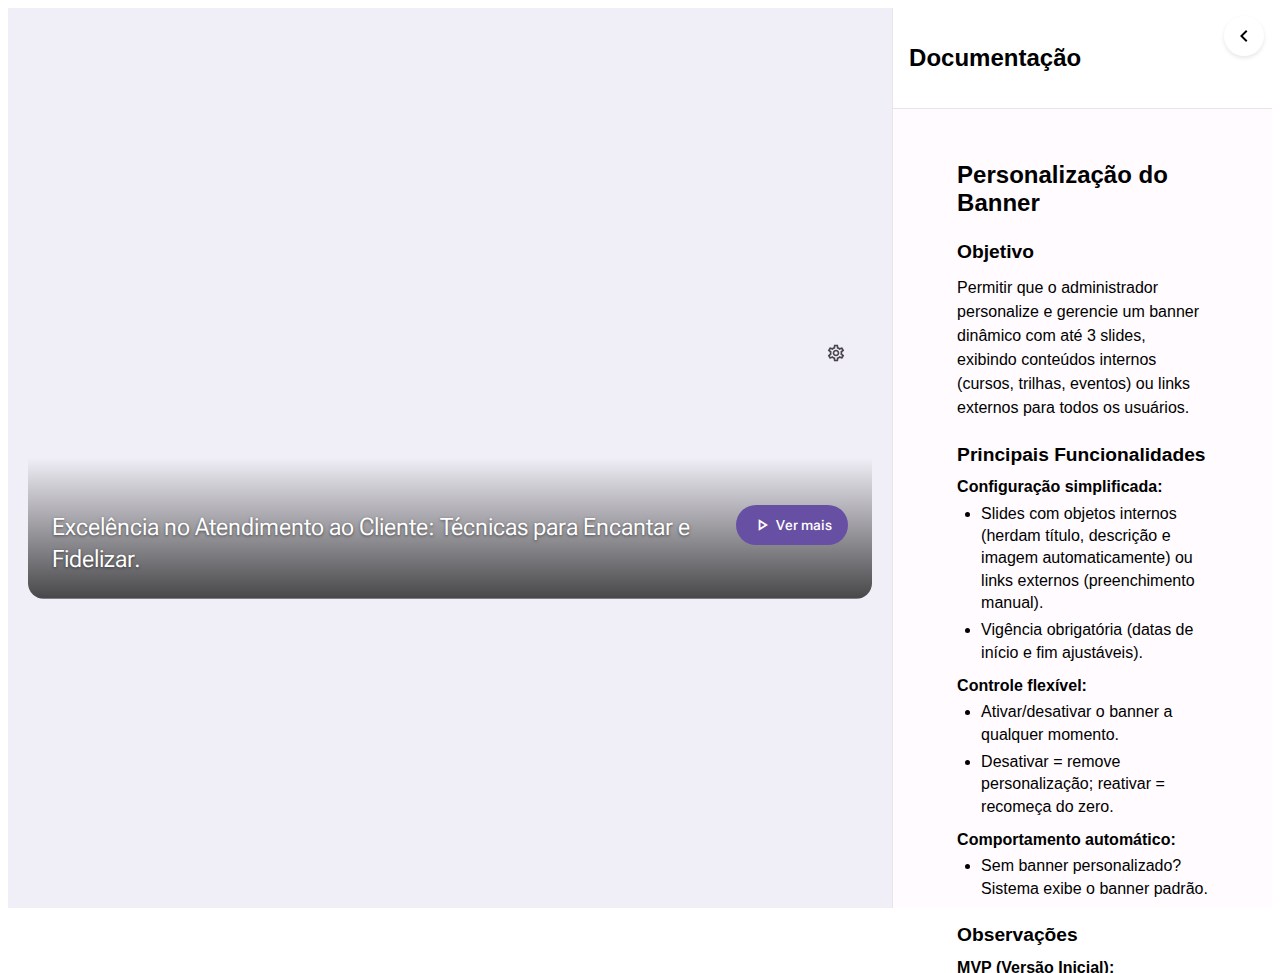
<file: index.html>
<!DOCTYPE html>
<html lang="pt-BR">
<head>
    <meta charset="UTF-8">
    <meta name="viewport" content="width=device-width, initial-scale=1.0">
    <title>Handoff Tool - Banner</title>
    <link rel="stylesheet" href="tool/panel.css">
    <link href="https://fonts.googleapis.com/icon?family=Material+Icons" rel="stylesheet">
    
    <!-- Microsoft Clarity -->
    <script type="text/javascript">
        (function(c,l,a,r,i,t,y){
            c[a]=c[a]||function(){(c[a].q=c[a].q||[]).push(arguments)};
            t=l.createElement(r);t.async=1;t.src="https://www.clarity.ms/tag/"+i;
            y=l.getElementsByTagName(r)[0];y.parentNode.insertBefore(t,y);
        })(window, document, "clarity", "script", "qvhmoabrlg");
    </script>
</head>
<body>
    <div class="container">
        <!-- Protótipo -->
        <iframe src="prototype/index.html" id="prototype-frame"></iframe>
        
        <!-- Painel de Documentação -->
        <div id="docs-panel">
            <div class="panel-header">
                <h2>Documentação</h2>
                <div class="controls" style="display: none;">
                    <select id="section-selector">
                       
                    </select>
                </div>
            </div>
            <div id="rules-container"></div>
        </div>

        <!-- Botão de Toggle (fora do painel) -->
        <button id="toggle-panel" class="toggle-button">
            <span class="material-icons">chevron_left</span>
        </button>
    </div>

    <script src="tool/panel.js"></script>
</body>
</html>
</file>
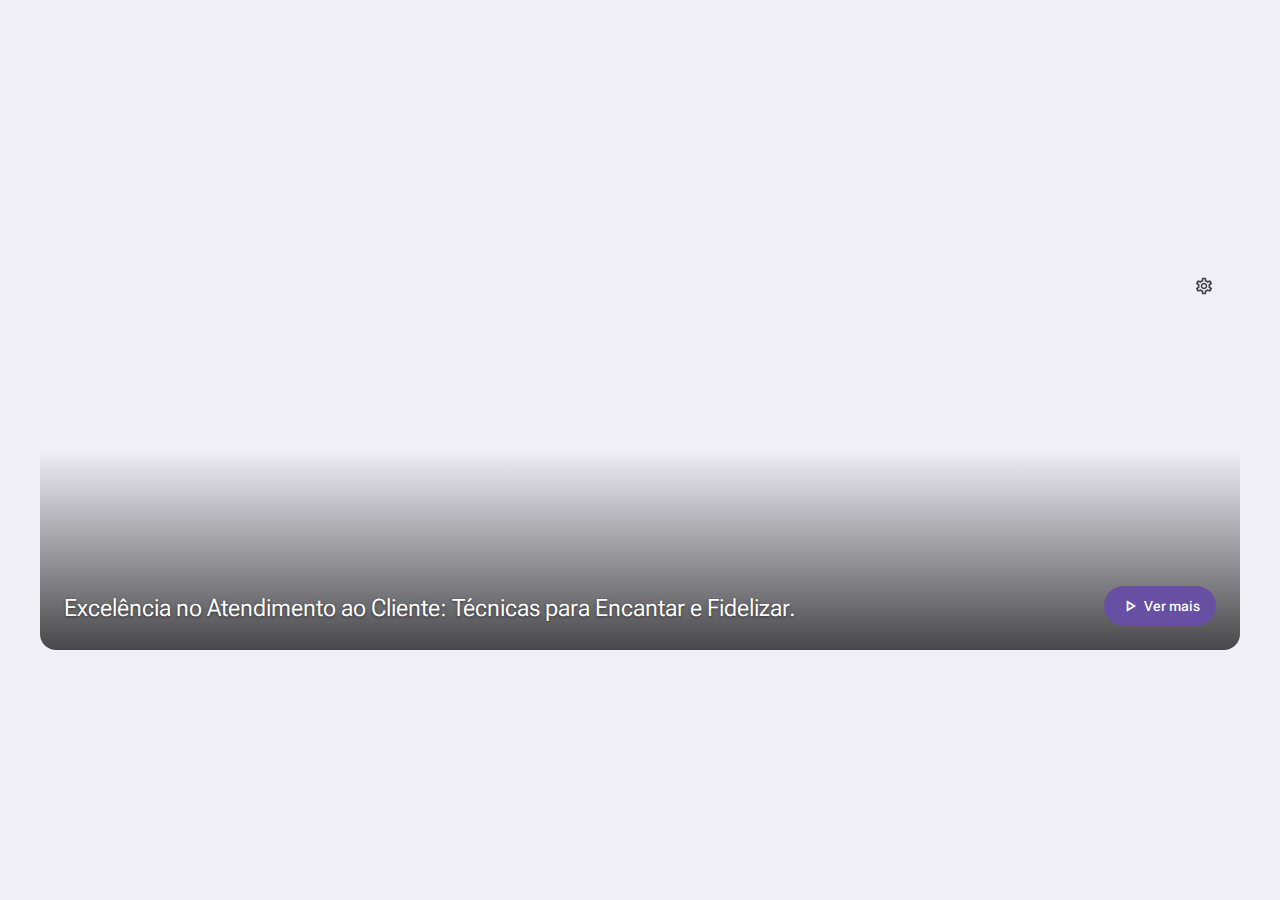
<file: prototype/index.html>
<head>
    <meta charset="UTF-8">
    <meta name="viewport" content="width=device-width, initial-scale=1.0">
    <title>Konquest Banner Prototype</title>
    <link rel="stylesheet" href="style.css">
    <link rel="stylesheet" href="https://fonts.googleapis.com/css2?family=Roboto+Flex:wght@400;500;700&display=swap">
    <link href="https://fonts.googleapis.com/icon?family=Material+Icons+Outlined" rel="stylesheet">

    <!-- Microsoft Clarity -->
    <script type="text/javascript">
        (function(c,l,a,r,i,t,y){
            c[a]=c[a]||function(){(c[a].q=c[a].q||[]).push(arguments)};
            t=l.createElement(r);t.async=1;t.src="https://www.clarity.ms/tag/"+i;
            y=l.getElementsByTagName(r)[0];y.parentNode.insertBefore(t,y);
        })(window, document, "clarity", "script", "qvhmoabrlg"); // <-- Use o MESMO ID de projeto
    </script>
    <!-- O resto do seu <head> -->
</head>
<body>
    <div class="page-container">
        <!-- Banner Principal -->
        <div class="banner-container">
            <div class="banner-content">
                <h2 class="headline-small banner-title">Excelência no Atendimento ao Cliente: Técnicas para Encantar e Fidelizar.</h2>
                <button class="button filled primary banner-action-button">
                    <span class="material-icons-outlined">play_arrow</span>
                    Ver mais
                </button>
            </div>

            <button id="open-config-button" class="button icon-button surface banner-settings-button" aria-label="Configurar banner">
                <span class="material-icons-outlined">settings</span>
            </button>
        </div>
    </div>

    <!-- Diálogo de Configuração -->
    <div id="config-dialog" class="dialog hidden">
        <div class="dialog-content">
            <div class="dialog-text-content">
                <h3 class="dialog-title">Configurações do Banner</h3>
                <!-- Modo Section -->
                <div class="mode-section">
                    <div class="mode-icon-text">
                        <span class="material-icons-outlined icon-auto" id="mode-icon">auto_awesome</span>
                        <div>
                            <p id="mode-label">Modo Automático</p>
                            <p class="text-muted" id="mode-description">Cada usuário recebe conteúdos personalizados via IA.</p>
                        </div>
                    </div>
                    <label class="switch">
                        <input type="checkbox" id="mode-toggle">
                        <span class="slider round"></span>
                    </label>
                </div>
                <!-- Manual Config Section -->
                <div id="manual-config-section" class="hidden">
                    <div class="addsection">
                        <div class="add-item-container">
                            <div class="text-field outlined with-internal-button">
                                <input type="text" id="add-item-input" placeholder="Busque por cursos, trilhas e eventos ou cole um link externo" />
                                <button class="button icon-button internal-action-button hidden" id="add-item-button">
                                    <span class="material-icons-outlined">add</span>
                                </button>
                            </div>
                            <div id="search-results-dropdown" class="search-dropdown hidden">
                                <ul id="search-results-list"></ul>
                            </div>
                            <div id="external-details" class="search-dropdown hidden">
                                <div class="external-details-form">
                                    <div class="text-field outlined">
                                        <input type="text" id="external-title-input" placeholder="Título *" />
                                    </div>
                                    <div class="text-field outlined file-input-container">
                                        <input type="text" readonly placeholder="Imagem (1920x640px .jpg .png .webp) *" class="file-placeholder" onclick="document.getElementById('external-image-input').click()" />
                                        <input type="file" id="external-image-input" accept=".jpg,.jpeg,.png,.webp" class="hidden" />
                                        <button class="button icon-button internal-action-button" onclick="document.getElementById('external-image-input').click()">
                                            <span class="material-icons-outlined">upload</span>
                                        </button>
                                        <div class="image-loader hidden">
                                            <span class="material-icons-outlined rotating">sync</span>
                                        </div>
                                    </div>
                                    <button id="confirm-add-external-button" class="button filled primary disabled" disabled>
                                        Adicionar link externo
                                    </button>
                                </div>
                            </div>
                        </div>
                        <ul id="added-items-list" class="item-list"></ul>
                    </div>
                    <div class="programming-section">
                        <div class="label-programacao">
                            <span class="material-icons-outlined icon-small">calendar_month</span>
                            Programação
                        </div>
                        <div class="date-inputs">
                            <div class="date-field">
                                <label>Ativação *</label>
                                <div class="text-field outlined date-input-wrapper">
                                    <input type="date" id="start-date" />
                                    <span class="material-icons-outlined date-icon">calendar_month</span>
                                </div>
                            </div>
                            <div class="date-field">
                                <label>Desativação *</label>
                                <div class="text-field outlined date-input-wrapper">
                                    <input type="date" id="end-date" />
                                    <span class="material-icons-outlined date-icon">calendar_month</span>
                                </div>
                            </div>
                        </div>
                        <p id="date-error" class="text-error hidden">A data de desativação deve ser posterior à data de ativação</p>
                    </div>
                </div>
                <!-- Auto Mode Actions -->
                <div id="auto-mode-actions">
                    <div class="auto-actions">
                        <button id="close-auto-button" class="button text">Fechar</button>
                    </div>
                </div>
            </div>
            <div class="dialog-actions" id="manual-mode-actions">
                <button id="cancel-button" class="button text">Cancelar</button>
                <button id="publish-button" class="button filled primary disabled" disabled>Publicar</button>
            </div>
        </div>
    </div>

    <!-- Toasts e Diálogos de Confirmação -->
    <div id="toast-container"></div>

    <div id="deactivation-confirm-dialog" class="dialog hidden">
        <div class="dialog-content card">
            <h3 class="headline-small">Confirmar desativação</h3>
            <p class="body-medium">Deseja mesmo desativar o modo manual? Ao confirmar, todas as configurações serão apagadas e o banner retornará ao modo automático.</p>
            <div class="dialog-actions">
                <button id="cancel-deactivation" class="button text">Voltar</button>
                <button id="confirm-deactivation" class="button text primary">Desativar</button>
            </div>
        </div>
    </div>

    <div id="unsaved-confirm-dialog" class="dialog hidden">
        <div class="dialog-content card">
            <h3 class="headline-small">Alterações não salvas</h3>
            <p class="body-medium">Você tem alterações não salvas. Deseja continuar editando ou descartar as mudanças?</p>
            <div class="dialog-actions">
                <button id="discard-changes" class="button text primary">Descartar</button>
                <button id="continue-editing" class="button text">Continuar Editando</button>
            </div>
        </div>
    </div>

    <script src="script.js"></script>
</body>
</html>
</file>
<file: tool/panel.css>
:root {
    --primary-color: #6750A4;
    --surface-color: #FFFFFF;
    --border-color: #E9E4EC;
}

.container {
    display: flex;
    height: 100vh;
    font-family: 'Roboto', sans-serif;
}

#prototype-frame {
    width: 70%;
    height: 100%;
    border: none;
    transition: width 0.3s;
}

#docs-panel {
    width: 30%;
    background: #FFFBFE;
    border-left: 1px solid var(--border-color);
    display: flex;
    flex-direction: column;
    transition: width 0.3s;
  
}

#docs-panel.collapsed {
    width: 0;
    overflow: hidden;
}

.panel-header {
    padding: 16px;
    border-bottom: 1px solid var(--border-color);
    position: sticky;
    top: 0;
    background: var(--surface-color);
    z-index: 10;
}

.controls {
    display: flex;
    gap: 8px;
    margin-top: 12px;
}

#section-selector {
    flex-grow: 1;
    padding: 8px 12px;
    border: 1px solid var(--border-color);
    border-radius: 4px;
}

#toggle-panel {
    background: transparent;
    border: none;
    cursor: pointer;
}

.rule {
    padding: 16px;
    margin: 32px;
    border-radius: 8px;
    box-shadow: 0 1px 2px rgba(0,0,0,0.1);
    transition: all 0.3s ease;
    background: #FFFFFF;
}

.rule.highlighted {
    background: #F3E5F5;
    border-left: 4px solid var(--primary-color);
    transform: translateX(4px);
}

.rule h3 {
    color: var(--primary-color);
    margin-bottom: 8px;
}

.empty-state {
    padding: 16px;
    text-align: center;
    color: #666;
}

.acceptance, .technical-notes, .flow {
    margin-top: 12px;
}

.acceptance ul, .flow ol {
    margin-left: 20px;
    margin-top: 8px;
}

h4 {
    color: var(--primary-color);
    margin-bottom: 8px;
}

.cards-container {
    display: flex;
    flex-direction: column;
    gap: 1rem;
    padding: 1rem;
}

.rule-card {
    background: white;
    border-radius: 8px;
    padding: 1rem;
    box-shadow: 0 2px 4px rgba(0, 0, 0, 0.1);
    cursor: pointer;
    transition: all 0.3s ease;
}

.rule-card:hover {
    transform: translateY(-2px);
    box-shadow: 0 4px 8px rgba(0, 0, 0, 0.15);
}

.rule-card.highlighted {
    border: 2px solid #7C4DFF;
    background-color: #F5F5F5;
}

.rule-card h3 {
    margin: 0 0 0.5rem 0;
    color: #333;
    font-size: 1.2rem;
}

.rule-card p {
    margin: 0 0 1rem 0;
    color: #666;
    font-size: 0.9rem;
}

.rules-container {
    margin-top: 1rem;
}

.rule {
    background: #F8F9FA;
    border-radius: 6px;
    padding: 1rem;
    margin-bottom: 0.5rem;
}

.rule h4 {
    margin: 0 0 0.5rem 0;
    color: #444;
    font-size: 1rem;
}

.rule p {
    margin: 0 0 0.5rem 0;
    color: #666;
    font-size: 0.9rem;
}

.rule ul {
    margin: 0;
    padding-left: 1.5rem;
    color: #666;
    font-size: 0.9rem;
}

.rule li {
    margin-bottom: 0.25rem;
}

/* Estilo para elementos destacados no iframe */
.highlighted {
    border: 2px solid #7C4DFF !important;
    box-shadow: 0 0 0 2px rgba(124, 77, 255, 0.2) !important;
    transition: all 0.3s ease !important;
}

/* Ajustes para o container principal */
#documentation-panel {
    background: #F5F5F5;
    border-left: 1px solid #E0E0E0;
    overflow-y: auto;
    height: 100vh;
}

/* Responsividade */
@media (max-width: 768px) {
    .rule-card {
        padding: 0.75rem;
    }
    
    .rule-card h3 {
        font-size: 1.1rem;
    }
    
    .rule-card p {
        font-size: 0.85rem;
    }
}

.initial-content {
    padding: 32px 64px;
    color: var(--md-sys-color-on-surface);
}

.initial-content h2 {
    font-size: 1.5rem;
    margin-bottom: 1.5rem;
    color: var(--md-sys-color-primary);
}

.initial-content .section {
    margin-bottom: 1.5rem;
}

.initial-content h3 {
    font-size: 1.2rem;
    margin-bottom: 0.8rem;
    color: var(--md-sys-color-on-surface-variant);
}

.initial-content h4 {
    font-size: 1rem;
    margin: 0.8rem 0 0.4rem;
    color: var(--md-sys-color-on-surface);
}

.initial-content p {
    margin: 0.5rem 0;
    line-height: 1.5;
}

.initial-content .feature-group {
    margin: 0.8rem 0;
}

.initial-content ul {
    margin: 0.4rem 0;
    padding-left: 1.5rem;
}

.initial-content li {
    margin: 0.3rem 0;
    line-height: 1.4;
}

.initial-content .final-note {
    margin-top: 1.5rem;
    font-weight: 500;
    color: var(--md-sys-color-primary);
}

/* Ajustes para evitar scroll vertical */
.initial-content {
    max-height: calc(100vh - 100px);
    overflow-y: auto;
    scrollbar-width: thin;
    scrollbar-color: var(--md-sys-color-outline) transparent;
}

.initial-content::-webkit-scrollbar {
    width: 6px;
}

.initial-content::-webkit-scrollbar-track {
    background: transparent;
}

.initial-content::-webkit-scrollbar-thumb {
    background-color: var(--md-sys-color-outline);
    border-radius: 3px;
}

.toggle-button {
    position: fixed;
    right: 16px;
    top: 16px;
    background: var(--md-sys-color-surface);
    border: none;
    border-radius: 50%;
    width: 40px;
    height: 40px;
    cursor: pointer;
    display: flex;
    align-items: center;
    justify-content: center;
    box-shadow: 0 2px 4px rgba(0, 0, 0, 0.1);
    z-index: 1000;
}

.toggle-button:hover {
    background: var(--md-sys-color-surface-variant);
}

.toggle-button .material-icons {
    color: var(--md-sys-color-on-surface);
    transition: transform 0.3s ease;
}

#docs-panel.collapsed + .toggle-button .material-icons {
    transform: rotate(180deg);
}
</file>
<file: prototype/style.css>
/* ======================================================= */
/* VARIÁVEIS E ESTILOS BASE                                */
/* ======================================================= */
:root {
    /* Cores */
    --md-sys-color-primary: #6750A4;
    --md-sys-color-on-primary: #FFFFFF;
    --md-sys-color-primary-container: #EADDFF;
    --md-sys-color-on-primary-container: #21005D;
    --md-sys-color-secondary: #625B71;
    --md-sys-color-on-secondary: #FFFFFF;
    --md-sys-color-secondary-container: #E8DEF8;
    --md-sys-color-on-secondary-container: #1D192B;
    --md-sys-color-tertiary: #7D5260;
    --md-sys-color-on-tertiary: #FFFFFF;
    --md-sys-color-tertiary-container: #FFD8E4;
    --md-sys-color-on-tertiary-container: #31111D;
    --md-sys-color-error: #B3261E;
    --md-sys-color-on-error: #FFFFFF;
    --md-sys-color-error-container: #F9DEDC;
    --md-sys-color-on-error-container: #410E0B;
    --md-sys-color-background: #FFFBFE;
    --md-sys-color-on-background: #1C1B1F;
    --md-sys-color-surface: #FFFBFE;
    --md-sys-color-on-surface: #1C1B1F;
    --md-sys-color-surface-variant: #F5F5F5;
    --md-sys-color-on-surface-variant: #49454F;
    --md-sys-color-outline: #79747E;
    --md-sys-color-shadow: #000000;
    --md-sys-color-inverse-surface: #313033;
    --md-sys-color-inverse-on-surface: #F4EFF4;
    --md-sys-color-inverse-primary: #D0BCFF;
    --md-sys-color-border: #E9E4EC;
    
    /* Nova cor para snackbar */
    --md-sys-color-snackbar: #322F35;
    
    /* RGB values para sombras */
    --md-sys-color-shadow-rgb: 0, 0, 0;
    
    /* Tipografia - Fonte base */
    --md-sys-font-family: 'Roboto Flex', sans-serif;
    
    /* Tipografia - Variantes */
    --md-sys-typescale-headline-small-font: var(--md-sys-font-family);
    --md-sys-typescale-headline-small-weight: 400;
    --md-sys-typescale-headline-small-size: 24px;
    --md-sys-typescale-headline-small-line-height: 32px;
    
    --md-sys-typescale-label-large-font: var(--md-sys-font-family);
    --md-sys-typescale-label-large-weight: 500;
    --md-sys-typescale-label-large-size: 14px;
    --md-sys-typescale-label-large-line-height: 20px;
    
    --md-sys-typescale-body-large-font: var(--md-sys-font-family);
    --md-sys-typescale-body-large-weight: 400;
    --md-sys-typescale-body-large-size: 16px;
    --md-sys-typescale-body-large-line-height: 24px;
    
    --md-sys-typescale-body-medium-font: var(--md-sys-font-family);
    --md-sys-typescale-body-medium-weight: 400;
    --md-sys-typescale-body-medium-size: 14px;
    --md-sys-typescale-body-medium-line-height: 20px;
    
    --md-sys-typescale-body-small-font: var(--md-sys-font-family);
    --md-sys-typescale-body-small-weight: 400;
    --md-sys-typescale-body-small-size: 12px;
    --md-sys-typescale-body-small-line-height: 16px;
}

/* Reset e Utilitários */
* {
    box-sizing: border-box;
    margin: 0;
    padding: 0;
    font-family: var(--md-sys-font-family);
}

/* Definição de fonte base para todo o documento */
body {
    background-color: #f0eef6;
    min-height: 100vh;
    display: flex;
    justify-content: center;
    align-items: center;
    padding: 20px;
}

/* Garantir que inputs e botões herdem a fonte */
input, 
button, 
textarea, 
select {
    font-family: var(--md-sys-font-family);
}

/* Garantir que todos os textos usem a fonte correta */
.text-muted,
.text-error,
.body-small,
.body-medium,
.body-large,
.label-large,
.headline-small,
.list-item-title,
.file-placeholder,
.toast,
.dialog-content p,
.banner-title {
    font-family: var(--md-sys-font-family);
}

.hidden {
    display: none !important;
}

.text-muted {
    color: var(--md-sys-color-on-surface-variant);
}

.text-error {
    color: var(--md-sys-color-error);
}

.icon-primary {
    color: var(--md-sys-color-primary);
}

.icon-small {
    font-size: 1.1rem;
    vertical-align: middle;
    margin-right: 4px;
}

.small-margin-top {
    margin-top: 16px;
}

/* ======================================================= */
/* COMPONENTES                                             */
/* ======================================================= */

/* Card */
.card {
    background-color: var(--md-sys-color-surface);
    border-radius: 12px;
    padding: 24px;
    box-shadow: 0 1px 2px rgba(var(--md-sys-color-shadow), 0.3),
                0 1px 3px 1px rgba(var(--md-sys-color-shadow), 0.15);
}

/* Switch */
.switch {
    position: relative;
    display: inline-block;
    width: 52px;
    height: 32px;
    flex-shrink: 0;
}

.switch input {
    opacity: 0;
    width: 0;
    height: 0;
}

.slider {
    position: absolute;
    cursor: pointer;
    top: 0;
    left: 0;
    right: 0;
    bottom: 0;
    background-color: var(--md-sys-color-surface-variant);
    border: 2px solid var(--md-sys-color-outline);
    transition: .4s;
}

.slider:before {
    position: absolute;
    content: "";
    height: 16px;
    width: 16px;
    left: 6px;
    bottom: 6px;
    background-color: var(--md-sys-color-outline);
    transition: .4s;
}

input:checked + .slider {
    background-color: var(--md-sys-color-primary);
    border-color: var(--md-sys-color-primary);
}

input:focus-visible + .slider {
    outline: 2px solid var(--md-sys-color-primary);
    outline-offset: 2px;
}

input:checked + .slider:before {
    transform: translateX(20px);
    background-color: var(--md-sys-color-on-primary);
    height: 24px;
    width: 24px;
    left: 2px;
    bottom: 2px;
}

.slider.round {
    border-radius: 34px;
}

.slider.round:before {
    border-radius: 50%;
}

/* Text Field */
.text-field {
    position: relative;
    background-color: transparent;
}

.text-field.outlined input[type="text"],
.text-field.outlined input[type="date"],
.text-field.outlined .file-placeholder {
    border: 1px solid var(--md-sys-color-outline);
    border-radius: 4px;
    padding: 16px;
    font-size: var(--md-sys-typescale-body-large-size);
    line-height: var(--md-sys-typescale-body-large-line-height);
    width: 100%;
    background: transparent;
    color: var(--md-sys-color-on-surface);
    box-sizing: border-box;
}

.text-field.outlined input[type="text"]::placeholder {
    color: var(--md-sys-color-on-surface-variant);
    opacity: 1;
}

.text-field.outlined input[type="text"]:focus,
.text-field.outlined input[type="date"]:focus,
.text-field.outlined.file-input-container:focus-within,
.text-field.outlined.date-input-wrapper:focus-within {
    outline: none;
    border-color: var(--md-sys-color-primary);
    border-width: 2px;
}

.text-field.outlined input[type="text"]:focus,
.text-field.outlined input[type="date"]:focus {
    padding: 15px;
}

.text-field.with-internal-button {
    position: relative;
    flex-grow: 1;
}

.text-field.with-internal-button input[type="text"] {
    padding-right: 56px;
}

.text-field.with-internal-button input[type="text"]:focus {
    padding-right: 55px;
}

/* File Input */
.file-input-container {
    position: relative;
}

.file-input-container input[type="text"].file-placeholder {
    cursor: pointer;
    background-color: transparent;
    padding-right: 56px;
}

.file-input-container input[type="text"].file-placeholder:focus {
    padding-right: 55px;
}

.file-input-container input[type="file"] {
    display: none;
}

.file-input-container .button.internal-action-button {
    position: absolute;
    top: 50%;
    right: 8px;
    transform: translateY(-50%);
    z-index: 2;
    background-color: transparent;
    color: var(--md-sys-color-primary);
}

.file-input-container .button.internal-action-button:hover {
    background-color: rgba(var(--md-sys-color-primary-rgb), 0.08);
}

.file-input-container .image-loader {
    position: absolute;
    top: 50%;
    right: 8px;
    transform: translateY(-50%);
    z-index: 2;
    display: none;
}

.file-input-container .image-loader .material-icons-outlined {
    color: var(--md-sys-color-primary);
}

@keyframes rotate {
    from { transform: rotate(0deg); }
    to { transform: rotate(360deg); }
}

.rotating {
    animation: rotate 1s linear infinite;
}

/* Ajuste do botão quando o loader está visível */
.file-input-container.loading .button.internal-action-button {
    display: none;
}

.file-input-container.loading .image-loader {
    display: block;
}

/* Date Input */
.date-input-wrapper {
    position: relative;
    display: flex;
    align-items: center;
}

.date-input-wrapper input[type="date"] {
    padding-right: 40px;
    appearance: none;
    -webkit-appearance: none;
    color-scheme: light;
    min-height: 56px;
    cursor: pointer;
    position: relative;
    z-index: 1;
}

.date-input-wrapper input[type="date"]::-webkit-calendar-picker-indicator {
    position: absolute;
    top: 0;
    right: 0;
    bottom: 0;
    left: 0;
    width: auto;
    height: auto;
    color: transparent;
    background: transparent;
    cursor: pointer;
    z-index: 2;
}

input[type="date"]:invalid {
    color: var(--md-sys-color-on-surface-variant);
}

input[type="date"] {
    color: var(--md-sys-color-on-surface);
}

.date-icon {
    position: absolute;
    right: 12px;
    color: var(--md-sys-color-on-surface-variant);
    pointer-events: none;
    z-index: 0;
}

.date-input-wrapper:focus-within input[type="date"] {
    padding: 15px;
    padding-right: 39px;
    outline: none;
    border-color: var(--md-sys-color-primary);
    border-width: 2px;
}

.date-input-wrapper:focus-within .date-icon {
    right: 11px;
    color: var(--md-sys-color-primary);
}

.date-input-wrapper:hover .date-icon {
    color: var(--md-sys-color-on-surface);
}

.date-field {
    flex: 1;
}

.date-field label {
    display: block;
    margin-bottom: 4px;
    color: var(--md-sys-color-on-surface-variant);
    font-family: var(--md-sys-typescale-body-small-font);
    font-size: var(--md-sys-typescale-body-small-size);
    line-height: var(--md-sys-typescale-body-small-line-height);
}

/* Button */
.button {
    font-weight: var(--md-sys-typescale-label-large-weight);
    font-size: var(--md-sys-typescale-label-large-size);
    padding: 10px 24px;
    border-radius: 100px;
    border: none;
    cursor: pointer;
    transition: background-color 0.2s ease, box-shadow 0.2s ease, border-color 0.2s ease;
    display: inline-flex;
    align-items: center;
    justify-content: center;
    gap: 8px;
    min-height: 40px;
    text-transform: none;
    vertical-align: middle;
}

.button:disabled {
    background-color: rgba(var(--md-sys-color-on-surface-rgb, 28, 27, 31), 0.12);
    color: rgba(var(--md-sys-color-on-surface-rgb, 28, 27, 31), 0.38);
    cursor: not-allowed;
    box-shadow: none;
    border: none;
}

/* Button Variants */
.button.filled.primary {
    background-color: var(--md-sys-color-primary);
    color: var(--md-sys-color-on-primary);
}

.button.filled.primary:not(:disabled):hover {
    box-shadow: var(--md-ref-elevation-1);
}

.button.filled.tonal {
    background-color: var(--md-sys-color-secondary-container);
    color: var(--md-sys-color-on-secondary-container);
}

.button.filled.tonal:not(:disabled):hover {
    box-shadow: var(--md-ref-elevation-1);
    background-color: color-mix(in srgb, var(--md-sys-color-secondary-container) 92%, black);
}

.button.text {
    background-color: transparent;
    color: var(--md-sys-color-primary);
    padding: 10px 12px;
}

.button.text:not(:disabled):hover {
    background-color: rgba(var(--md-sys-color-primary-rgb), 0.08);
}

.button.text.primary {
    color: var(--md-sys-color-primary);
}

/* Icon Button */
.button.icon-button {
    padding: 8px;
    min-width: 40px;
    width: 40px;
    height: 40px;
    border-radius: 50%;
}

.button.icon-button .material-icons-outlined {
    font-size: 20px;
    margin: 0;
}

.button.icon-button.danger {
    background-color: transparent;
    color: var(--md-sys-color-error);
}

.button.icon-button.danger:hover {
    background-color: rgba(var(--md-sys-color-error-rgb), 0.08);
}

.button.icon-button.surface {
    background-color: rgba(var(--md-sys-color-surface-rgb), 0.9);
    color: var(--md-sys-color-on-surface-variant);
}

.button.icon-button.surface:hover {
    background-color: var(--md-sys-color-surface);
}

.button.icon-button.primary:not(.internal-action-button) {
    background-color: var(--md-sys-color-primary);
    color: var(--md-sys-color-on-primary);
}

.button.icon-button.primary:not(.internal-action-button):not(:disabled):hover {
    box-shadow: var(--md-ref-elevation-1);
}

/* Internal Action Button */
.button.internal-action-button {
    position: absolute;
    top: 50%;
    right: 8px;
    transform: translateY(-50%);
    z-index: 2;
    background-color: transparent;
    color: var(--md-sys-color-primary);
    box-shadow: none;
}

.button.internal-action-button:hover:not(:disabled) {
    background-color: rgba(var(--md-sys-color-primary-rgb), 0.08);
    box-shadow: none;
}

.button.internal-action-button:focus-visible:not(:disabled) {
    background-color: rgba(var(--md-sys-color-primary-rgb), 0.12);
    outline: none;
}

.button.internal-action-button:active:not(:disabled) {
    background-color: rgba(var(--md-sys-color-primary-rgb), 0.12);
    box-shadow: none;
}

/* List Items */
.item-list {
    background-color: var(--md-sys-color-surface-variant);
    border-radius: 8px;
    list-style: none;
    padding: 16px 16px 8px 16px;
    margin-top: 16px;
    display: none; /* Esconde por padrão */
}

.item-list:not(:empty) {
    display: block; /* Mostra apenas quando tiver conteúdo */
}

.item-list[style*="display: block"] {
    display: block !important;
}

.list-item {
    background-color: var(--md-sys-color-surface);
    border-radius: 4px;
    padding: 7px 8px 7px 16px;
    margin-bottom: 8px;
    display: flex;
    align-items: center;
    justify-content: space-between;
    gap: 12px;
    min-height: 56px;
    box-shadow: 0 1px 3px rgba(0, 0, 0, 0.12), 0 1px 2px rgba(0, 0, 0, 0.24);
    position: relative;
    transition: opacity 0.2s ease;
}

.list-item-content {
    display: flex;
    align-items: center;
    gap: 16px;
    flex-grow: 1;
    overflow: hidden;
    min-width: 0;
}

.list-item-content .material-icons-outlined {
    color: var(--md-sys-color-on-surface-variant);
    flex-shrink: 0;
    font-size: 20px;
}

.list-item-title {
    white-space: nowrap;
    overflow: hidden;
    text-overflow: ellipsis;
    color: var(--md-sys-color-on-surface);
    flex-grow: 1;
    min-width: 0;
}

/* Drag and Drop */
.list-item[draggable="true"] {
    cursor: grab;
}

.list-item[draggable="true"]:active {
    cursor: grabbing;
}

.list-item.dragging {
    opacity: 0.5;
    background-color: var(--md-sys-color-primary-container);
}

.list-item.drag-over-target::before {
    content: '';
    position: absolute;
    top: -4px;
    left: 0;
    right: 0;
    height: 4px;
    background-color: var(--md-sys-color-primary);
    border-radius: 2px;
}

/* List Item Actions */
.list-item-actions {
    display: flex;
    align-items: center;
    gap: 4px;
}

.drag-handle {
    width: 40px;
    height: 40px;
    flex-shrink: 0;
    display: flex;
    align-items: center;
    justify-content: center;
    cursor: grab;
    color: var(--md-sys-color-on-surface-variant);
}

.remove-item-button {
    opacity: 0;
    background: transparent;
    border: none;
    cursor: pointer;
    padding: 8px;
    color: var(--md-sys-color-error);
    display: flex;
    align-items: center;
    justify-content: center;
    width: 40px;
    height: 40px;
    border-radius: 20px;
    transition: opacity 0.2s ease, background-color 0.2s ease;
}

.list-item:hover .remove-item-button {
    opacity: 1;
}

.remove-item-button:hover {
    background-color: rgba(var(--md-sys-color-error-rgb), 0.08);
}

/* External Item */
.list-item.external-item {
    border-left: none;
}

/* Programming Section */
.programming-section {
    padding: 16px 16px 8px 16px;
    border: 1px solid var(--md-sys-color-border);
    border-radius: 8px;
    margin-top: 16px;
}

.label-programacao {
    margin-bottom: 16px;
    display: flex;
    align-items: center;
    color: var(--md-sys-color-on-surface);
}

.label-programacao .icon-small {
    color: var(--md-sys-color-on-surface-variant);
}

.date-inputs {
    display: flex;
    gap: 16px;
    margin-bottom: 8px;
}

.date-field {
    flex: 1;
}

.date-field label {
    display: block;
    margin-bottom: 4px;
    color: var(--md-sys-color-on-surface-variant);
    font-family: var(--md-sys-typescale-body-small-font);
}

/* Action Buttons */
.action-buttons {
    display: flex;
    justify-content: flex-end;
    gap: 8px;
    margin-top: 24px;
}

/* Toast */
#toast-container {
    position: fixed;
    bottom: 20px;
    left: 50%;
    transform: translateX(-50%);
    z-index: 2000;
    display: flex;
    flex-direction: column;
    align-items: center;
    gap: 10px;
}

.toast {
    background-color: var(--md-sys-color-snackbar);
    color: #FFFFFF;
    padding: 14px 16px;
    border-radius: 4px;
    box-shadow: 0 1px 2px rgba(var(--md-sys-color-shadow-rgb), 0.3),
                0 2px 6px 2px rgba(var(--md-sys-color-shadow-rgb), 0.15);
    font-family: var(--md-sys-typescale-body-medium-font);
    opacity: 0;
    transition: opacity 0.3s ease-in-out, transform 0.3s ease-in-out;
    display: flex;
    align-items: center;
    justify-content: space-between;
    min-width: 288px;
    max-width: 500px;
    transform: translateY(20px);
}

.toast.show {
    opacity: 1;
    transform: translateY(0);
}

.toast.success {
    background-color: var(--md-sys-color-snackbar);
    color: #FFFFFF;
}

.toast.error {
    background-color: var(--md-sys-color-snackbar);
    color: #FFFFFF;
}

/* Dialog */
.dialog {
    position: fixed;
    inset: 0;
    background-color: rgba(0, 0, 0, 0.32);
    display: flex;
    justify-content: center;
    align-items: center;
    z-index: 1001;
    padding: 20px;
    opacity: 0;
    visibility: hidden;
    transition: opacity 0.3s ease, visibility 0s linear 0.3s;
}

.dialog:not(.hidden) {
    opacity: 1;
    visibility: visible;
    transition: opacity 0.3s ease, visibility 0s linear 0s;
}

.dialog-content {
    background-color: var(--md-sys-color-surface);
    border-radius: 16px;
    width: 100%;
    max-width: 560px;
    position: relative;
    transform: scale(0.95);
    transition: transform 0.3s cubic-bezier(0.4, 0, 0.2, 1);
    overflow: visible;
}

.dialog:not(.hidden) .dialog-content {
    transform: scale(1);
}

.dialog-text-content {
    padding: 24px 24px 0 24px;
    max-height: calc(90vh - 80px);
    position: relative;
}

.dialog-actions,
.auto-actions {
    display: flex;
    justify-content: flex-end;
    gap: 8px;
    padding: 24px;
    background-color: var(--md-sys-color-surface);
    border-radius: 0 0 16px 16px;
    position: relative;
    z-index: 1;
}

.auto-actions {
    margin-top: auto;
}

/* Confirmation Dialogs */
#deactivation-confirm-dialog,
#unsaved-confirm-dialog {
    z-index: 1005;
}

.dialog-content h3 {
    margin-bottom: 16px;
}

.dialog-content p {
    margin-bottom: 24px;
    color: var(--md-sys-color-on-surface-variant);
    font-family: var(--md-sys-typescale-body-medium-font);
}

/* External Details */
.external-details-container {
    display: none;
}

/* ======================================================= */
/* LAYOUT E PÁGINA                                         */
/* ======================================================= */
.page-container {
    width: 100%;
    max-width: 1200px;
    display: flex;
    justify-content: center;
}

/* Banner */
.banner-container {
    position: relative;
    width: 100%;
    aspect-ratio: 3 / 1;
    background-image: linear-gradient(rgba(0,0,0,0.0) 50%, rgba(0,0,0,0.7)),
                      url('https://images.pexels.com/photos/1595385/pexels-photo-1595385.jpeg?auto=compress&cs=tinysrgb&w=1260&h=750&dpr=1');
    background-size: cover;
    background-position: center;
    border-radius: 16px;
    overflow: hidden;
    display: flex;
    flex-direction: column;
    justify-content: flex-end;
    padding: 24px;
    box-shadow: 0 1px 2px rgba(var(--md-sys-color-shadow), 0.3),
                0 1px 3px 1px rgba(var(--md-sys-color-shadow), 0.15);
}

.banner-content {
    display: flex;
    justify-content: space-between;
    align-items: baseline;
    width: 100%;
    gap: 16px;
    color: var(--md-sys-color-on-primary);
}

.banner-title {
    margin-bottom: 0;
    flex-shrink: 1;
    color: inherit;
    font-weight: var(--md-sys-typescale-headline-small-weight);
    font-size: var(--md-sys-typescale-headline-small-size);
    line-height: var(--md-sys-typescale-headline-small-line-height);
    text-shadow: 0px 1px 3px rgba(0,0,0,0.5);
}

.banner-action-button {
    flex-shrink: 0;
    gap: 4px;
    padding: 10px 16px;
}

.banner-action-button .material-icons-outlined {
    font-size: 20px;
}

.banner-settings-button {
    position: absolute;
    top: 16px;
    right: 16px;
    z-index: 10;
    backdrop-filter: blur(3px);
}

/* Dialog Content */
.dialog-content {
    max-width: 560px;
}

.dialog-title {
    margin-bottom: 16px;
    padding-right: 48px;
    color: var(--md-sys-color-on-surface);
}

/* Mode Section */
.mode-section {
    display: flex;
    justify-content: space-between;
    align-items: center;
    margin-bottom: 16px;
    padding: 16px;
    border: 1px solid var(--md-sys-color-border);
    border-radius: 8px;
}

.mode-icon-text {
    display: flex;
    align-items: center;
    gap: 16px;
}

.mode-icon-text .material-icons-outlined {
    font-size: 28px;
    color: var(--md-sys-color-primary);
}

.mode-icon-text p {
    margin: 0;
}

/* Auto Actions */
.auto-actions .action-buttons {
    justify-content: flex-end;
    margin-top: 16px;
    padding-top: 0;
}

/* Add Section */
.addsection {
    position: relative;
    padding: 16px 16px 16px 16px;
    margin-bottom: 16px;
    border: 1px solid var(--md-sys-color-border);
    border-radius: 8px;
    overflow: visible;
}

/* Ajuste o container do input para garantir posicionamento correto */
.add-item-container {
    position: relative;
    width: 100%;
    z-index: 2;
}

/* Substitua o estilo atual do search-dropdown por este: */
.search-dropdown {
    position: absolute;
    top: 100%;
    left: 0;
    right: 0;
    background-color: var(--md-sys-color-surface);
    border-radius: 0 0 16px 16px;
    box-shadow: 0 4px 8px 3px rgba(var(--md-sys-color-shadow-rgb), 0.15),
                0 1px 3px rgba(var(--md-sys-color-shadow-rgb), 0.3);
    max-height: 224px; /* Altura de 4 itens (56px cada) */
    overflow-y: auto;
    z-index: 10000;
}

.search-dropdown ul {
    list-style: none;
    padding: 0;
    margin: 0;
}

.search-dropdown li {
    display: flex;
    align-items: center;
    gap: 16px;
    padding: 12px 16px;
    cursor: pointer;
    font-size: var(--md-sys-typescale-body-large-size);
    color: var(--md-sys-color-on-surface);
    transition: background-color 0.2s ease;
    border-bottom: 1px solid rgba(var(--md-sys-color-outline-rgb), 0.1);
    height: 56px;
    box-sizing: border-box;
}

.search-dropdown li:last-child {
    border-bottom: none;
}

.search-dropdown li:hover {
    background-color: #F5F5F5;
}

.search-dropdown li .material-icons-outlined {
    color: var(--md-sys-color-on-surface-variant);
    font-size: 20px;
}

/* Ajuste o container do diálogo para garantir que o dropdown fique visível */
.dialog-content {
    position: relative;
    overflow: visible;
}

/* Ajuste o container do modo manual para garantir que o dropdown fique visível */
.manual-config {
    position: relative;
    overflow: visible;
    z-index: 2;
}

/* Elevation */
.elevation-2 {
    box-shadow: 0 1px 2px rgba(var(--md-sys-color-shadow), 0.3),
                0 2px 6px 2px rgba(var(--md-sys-color-shadow), 0.15);
}

/* External Details Form no Dropdown */
.external-details-form {
    padding: 16px;
    background-color: var(--md-sys-color-surface);
    position: relative;
    z-index: 10000;
}

.external-details-form .text-field:not(:first-child) {
    margin-top: 16px;
}

.external-details-form .button.filled.primary {
    width: 100%;
    margin-top: 16px;
}

.button.primary:disabled,
.button.primary.disabled {
    background-color: rgba(29, 27, 32, 0.12); /* #1D1B20 com 12% de opacidade */
    color: rgba(29, 27, 32, 0.38); /* #1D1B20 com 38% de opacidade */
    cursor: not-allowed;
    box-shadow: none;
}

.button.primary:disabled:hover,
.button.primary.disabled:hover {
    background-color: rgba(29, 27, 32, 0.12); /* mantém a mesma cor no hover */
    box-shadow: none;
    transform: none;
}

/* Date Input - Ajuste da sombra do calendário */
.date-input-wrapper input[type="date"]::-webkit-calendar-picker-indicator {
    position: absolute;
    top: 0;
    right: 0;
    bottom: 0;
    left: 0;
    width: auto;
    height: auto;
    color: transparent;
    background: transparent;
    cursor: pointer;
    z-index: 2;
}

/* Sombra nível 3 para o calendário */
input[type="date"]::-webkit-calendar-picker {
    box-shadow: 0 4px 8px 3px rgba(var(--md-sys-color-shadow-rgb), 0.15),
                0 1px 3px rgba(var(--md-sys-color-shadow-rgb), 0.3);
}

.text-field.outlined input[type="text"]:disabled {
    opacity: 0.25;
    cursor: not-allowed;
    background-color: transparent;
}

.text-field.outlined.disabled {
    opacity: 0.25;
    pointer-events: none;
}

.text-field.outlined.disabled input[type="text"] {
    cursor: not-allowed;
}

/* Ajuste do botão interno quando o input está desabilitado */
.text-field.with-internal-button.disabled .button.internal-action-button {
    opacity: 0.25;
    pointer-events: none;
}

#continue-editing {
    background-color: var(--md-sys-color-primary);
    color: var(--md-sys-color-on-primary);
}

#continue-editing:hover {
    background-color: var(--md-sys-color-primary);
}
</file>
